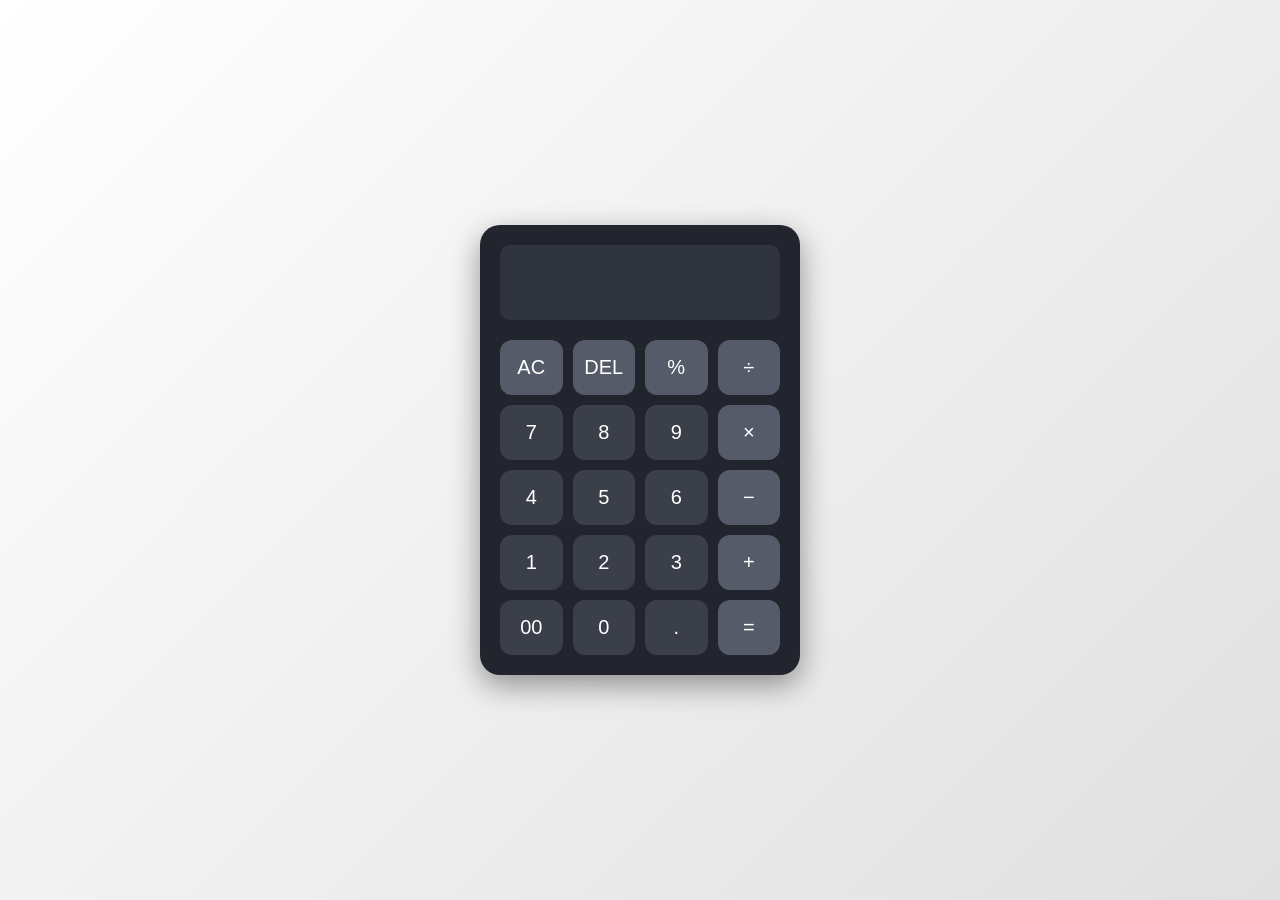
<file: calculator/index.html>
<!DOCTYPE html>
<html lang="en">
<head>
    <meta charset="UTF-8">
    <meta name="viewport" content="width=device-width, initial-scale=1.0">
    <title>calculator</title>
    <link rel="stylesheet" href="style.css">
</head>
<body>

    <div class="calculator">
        <input type="text" id="display" readonly>

        <div class="buttons">
            <button class="operator" data-value="AC">AC</button>
            <button class="operator" data-value="DEL">DEL</button>
            <button class="operator" data-value="%">%</button>
            <button class="operator" data-value="/">÷</button>

            <button data-value="7">7</button>
            <button data-value="8">8</button>
            <button data-value="9">9</button>
            <button class="operator" data-value="*">×</button>

            <button data-value="4">4</button>
            <button data-value="5">5</button>
            <button data-value="6">6</button>
            <button class="operator" data-value="-">−</button>

            <button data-value="1">1</button>
            <button data-value="2">2</button>
            <button data-value="3">3</button>
            <button class="operator" data-value="+">+</button>

            <button data-value="00">00</button>
            <button data-value="0">0</button>
            <button data-value=".">.</button>
            <button class="equal" data-value="=">=</button>
        </div>
    </div>

    <script src="script.js"></script>
</body>
</html>
</file>
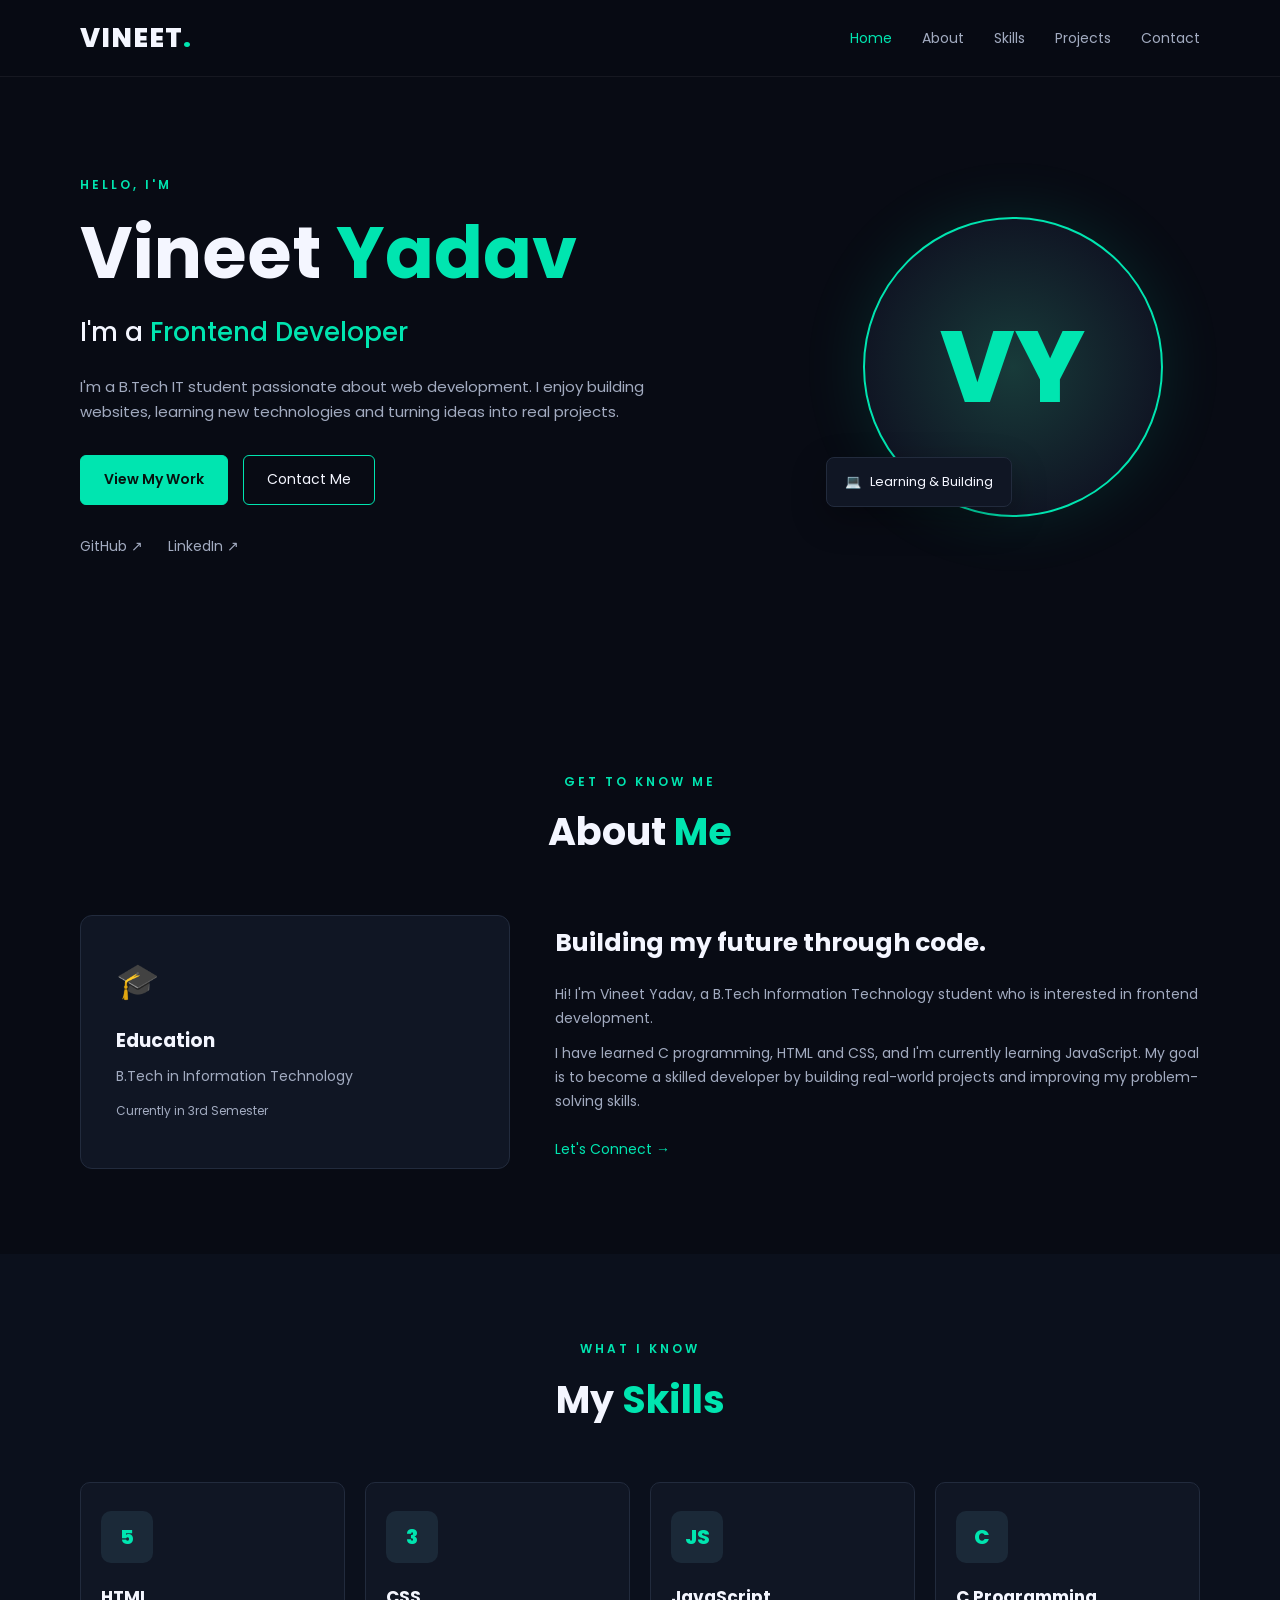
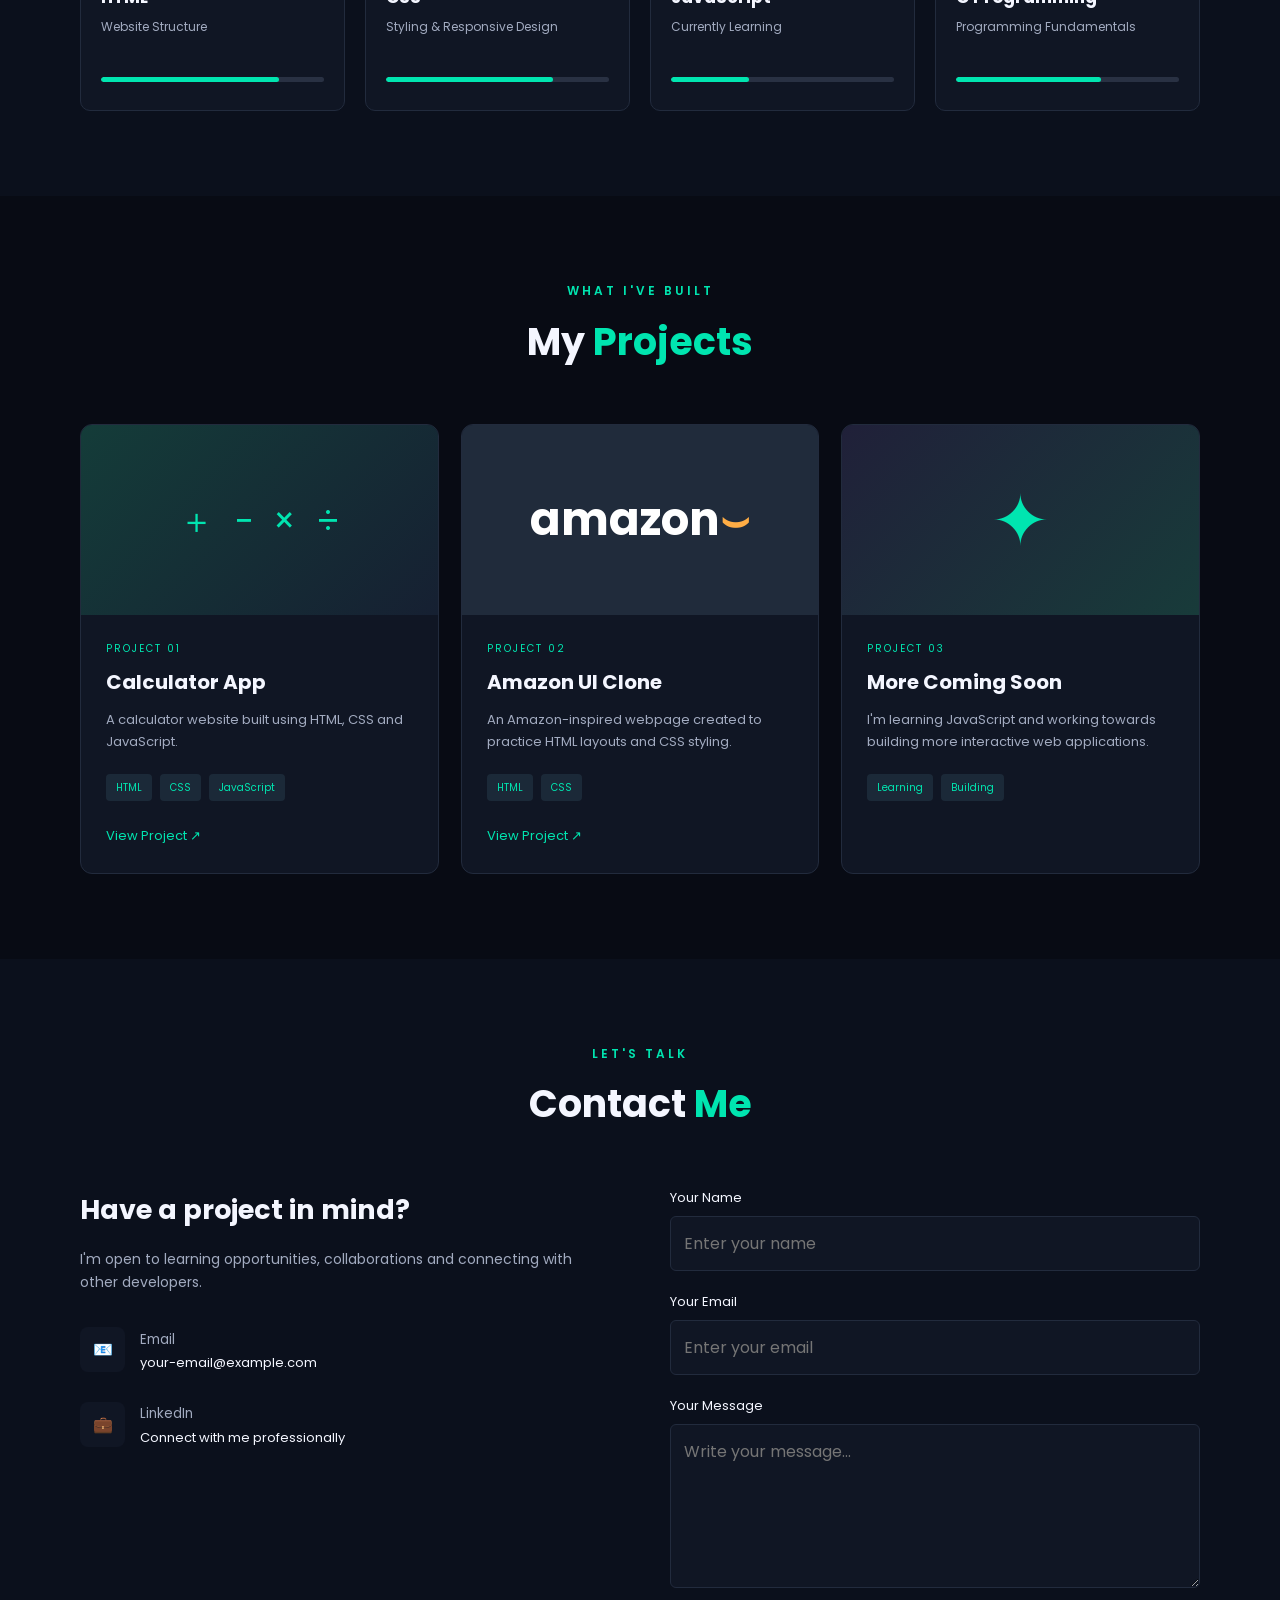
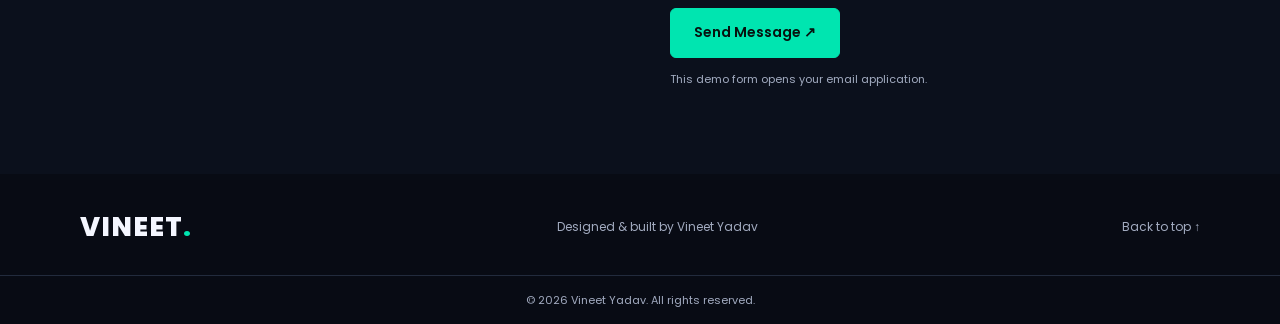
<file: portfolio/index.html>
<!DOCTYPE html>
<html lang="en">
<head>
    <meta charset="UTF-8">
    <meta name="viewport" content="width=device-width, initial-scale=1.0">

    <title>Vineet Yadav | Portfolio</title>

    <link rel="stylesheet" href="style.css">

    <link rel="preconnect" href="https://fonts.googleapis.com">
    <link href="https://fonts.googleapis.com/css2?family=Poppins:wght@300;400;500;600;700;800&display=swap" rel="stylesheet">
</head>

<body>

    
    <header>
        <nav class="navbar container">
            <a href="#home" class="logo">VINEET<span>.</span></a>

            <button class="menu-btn" id="menu-btn" aria-label="Toggle navigation" aria-expanded="false">
                ☰
            </button>

            <ul class="nav-links" id="nav-links">
                <li><a href="#home" class="active">Home</a></li>
                <li><a href="#about">About</a></li>
                <li><a href="#skills">Skills</a></li>
                <li><a href="#projects">Projects</a></li>
                <li><a href="#contact">Contact</a></li>
            </ul>
        </nav>
    </header>

    <main>

    
        <section class="hero container" id="home">

            <div class="hero-content">
                <p class="intro">HELLO, I'M</p>

                <h1>Vineet <span>Yadav</span></h1>

                <h2>I'm a <span id="typing-text">Frontend Developer</span></h2>

                <p class="hero-description">
                    I'm a B.Tech IT student passionate about web development.
                    I enjoy building websites, learning new technologies and
                    turning ideas into real projects.
                </p>

                <div class="hero-buttons">
                    <a href="#projects" class="btn primary-btn">View My Work</a>
                    <a href="#contact" class="btn secondary-btn">Contact Me</a>
                </div>

                <div class="social-links">
                    <a href="https://github.com/" target="_blank" rel="noopener noreferrer">GitHub ↗</a>
                    <a href="https://www.linkedin.com/" target="_blank" rel="noopener noreferrer">LinkedIn ↗</a>
                </div>
            </div>

            <div class="hero-image">
                <div class="image-circle">
                    <div class="initials">VY</div>
                </div>
                <div class="floating-card">
                    <span>💻</span> Learning & Building
                </div>
            </div>

        </section>

        <!-- About Section -->
        <section class="section container" id="about">

            <div class="section-heading">
                <p>GET TO KNOW ME</p>
                <h2>About <span>Me</span></h2>
            </div>

            <div class="about-content">
                <div class="about-card">
                    <span class="about-icon">🎓</span>
                    <h3>Education</h3>
                    <p>B.Tech in Information Technology</p>
                    <p class="muted">Currently in 3rd Semester</p>
                </div>

                <div class="about-text">
                    <h3>Building my future through code.</h3>

                    <p>
                        Hi! I'm Vineet Yadav, a B.Tech Information Technology
                        student who is interested in frontend development.
                    </p>

                    <p>
                        I have learned C programming, HTML and CSS, and I'm
                        currently learning JavaScript. My goal is to become
                        a skilled developer by building real-world projects
                        and improving my problem-solving skills.
                    </p>

                    <a href="#contact" class="text-link">Let's Connect →</a>
                </div>
            </div>

        </section>

        <!-- Skills Section -->
        <section class="section skills-section" id="skills">
            <div class="container">

                <div class="section-heading">
                    <p>WHAT I KNOW</p>
                    <h2>My <span>Skills</span></h2>
                </div>

                <div class="skills-grid">

                    <div class="skill-card">
                        <div class="skill-icon html-icon">5</div>
                        <h3>HTML</h3>
                        <p>Website Structure</p>
                        <div class="skill-track">
                            <span style="width: 80%"></span>
                        </div>
                    </div>

                    <div class="skill-card">
                        <div class="skill-icon css-icon">3</div>
                        <h3>CSS</h3>
                        <p>Styling & Responsive Design</p>
                        <div class="skill-track">
                            <span style="width: 75%"></span>
                        </div>
                    </div>

                    <div class="skill-card">
                        <div class="skill-icon js-icon">JS</div>
                        <h3>JavaScript</h3>
                        <p>Currently Learning</p>
                        <div class="skill-track">
                            <span style="width: 35%"></span>
                        </div>
                    </div>

                    <div class="skill-card">
                        <div class="skill-icon c-icon">C</div>
                        <h3>C Programming</h3>
                        <p>Programming Fundamentals</p>
                        <div class="skill-track">
                            <span style="width: 65%"></span>
                        </div>
                    </div>

                </div>
            </div>
        </section>

        <!-- Projects Section -->
        <section class="section container" id="projects">

            <div class="section-heading">
                <p>WHAT I'VE BUILT</p>
                <h2>My <span>Projects</span></h2>
            </div>

            <div class="projects-grid">

                <article class="project-card">
                    <div class="project-preview calculator-preview">
                        <span>＋</span>
                        <span>−</span>
                        <span>×</span>
                        <span>÷</span>
                    </div>

                    <div class="project-info">
                        <p class="project-number">PROJECT 01</p>
                        <h3>Calculator App</h3>
                        <p>
                            A calculator website built using HTML, CSS
                            and JavaScript.
                        </p>

                        <div class="tags">
                            <span>HTML</span>
                            <span>CSS</span>
                            <span>JavaScript</span>
                        </div>

                        <a href="https://github.com/" target="_blank" rel="noopener noreferrer" class="project-link">
                            View Project ↗
                        </a>
                    </div>
                </article>

                <article class="project-card">
                    <div class="project-preview amazon-preview">
                        <span>amazon<span class="amazon-smile">⌣</span></span>
                    </div>

                    <div class="project-info">
                        <p class="project-number">PROJECT 02</p>
                        <h3>Amazon UI Clone</h3>
                        <p>
                            An Amazon-inspired webpage created to practice
                            HTML layouts and CSS styling.
                        </p>

                        <div class="tags">
                            <span>HTML</span>
                            <span>CSS</span>
                        </div>

                        <a href="https://github.com/" target="_blank" rel="noopener noreferrer" class="project-link">
                            View Project ↗
                        </a>
                    </div>
                </article>

                <article class="project-card coming-soon">
                    <div class="project-preview future-preview">
                        <span>✦</span>
                    </div>

                    <div class="project-info">
                        <p class="project-number">PROJECT 03</p>
                        <h3>More Coming Soon</h3>
                        <p>
                            I'm learning JavaScript and working towards
                            building more interactive web applications.
                        </p>

                        <div class="tags">
                            <span>Learning</span>
                            <span>Building</span>
                        </div>
                    </div>
                </article>

            </div>
        </section>

        <!-- Contact Section -->
        <section class="section contact-section" id="contact">
            <div class="container">

                <div class="section-heading">
                    <p>LET'S TALK</p>
                    <h2>Contact <span>Me</span></h2>
                </div>

                <div class="contact-content">

                    <div class="contact-text">
                        <h3>Have a project in mind?</h3>

                        <p>
                            I'm open to learning opportunities, collaborations
                            and connecting with other developers.
                        </p>

                        <div class="contact-detail">
                            <span>📧</span>
                            <div>
                                <small>Email</small>
                                <p>your-email@example.com</p>
                            </div>
                        </div>

                        <div class="contact-detail">
                            <span>💼</span>
                            <div>
                                <small>LinkedIn</small>
                                <p>Connect with me professionally</p>
                            </div>
                        </div>
                    </div>

                    <form class="contact-form" id="contact-form">

                        <label for="name">Your Name</label>
                        <input type="text" id="name" name="name"
                               placeholder="Enter your name" required>

                        <label for="email">Your Email</label>
                        <input type="email" id="email" name="email"
                               placeholder="Enter your email" required>

                        <label for="message">Your Message</label>
                        <textarea id="message" name="message" rows="5"
                                  placeholder="Write your message..." required></textarea>

                        <button type="submit" class="btn primary-btn">
                            Send Message ↗
                        </button>

                        <p class="form-note" id="form-note">
                            This demo form opens your email application.
                        </p>

                    </form>

                </div>
            </div>
        </section>

    </main>

    <!-- Footer -->
    <footer>
        <div class="container footer-content">
            <a href="#home" class="logo">VINEET<span>.</span></a>

            <p>Designed & built by Vineet Yadav</p>

            <a href="#home" class="back-to-top">Back to top ↑</a>
        </div>

        <p class="copyright">
            © <span id="year"></span> Vineet Yadav. All rights reserved.
        </p>
    </footer>

    <script src="script.js"></script>

</body>
</html>
</file>
<file: calculator/style.css>
* {
    margin: 0;
    padding: 0;
    box-sizing: border-box;
    font-family: Arial, sans-serif;
}

body {
    min-height: 100vh;
    display: flex;
    justify-content: center;
    align-items: center;
    background: linear-gradient(135deg, white, #e0e0e0);
}

.calculator {
    width: 320px;
    padding: 20px;
    border-radius: 20px;
    background: #22252d;
    box-shadow: 0 10px 30px rgba(0, 0, 0, 0.4);
}

#display {
    width: 100%;
    height: 75px;
    margin-bottom: 20px;
    padding: 10px;
    border: none;
    outline: none;
    border-radius: 10px;
    background: #30343f;
    color: white;
    text-align: right;
    font-size: 32px;
}

.buttons {
    display: grid;
    grid-template-columns: repeat(4, 1fr);
    gap: 10px;
}

button {
    height: 55px;
    border: none;
    border-radius: 12px;
    background: #3b3f4a;
    color: white;
    font-size: 20px;
    cursor: pointer;
    transition: 0.2s;
}

button:hover {
    background: #555b69;
}

button:active {
    transform: scale(0.95);
}

.operator {
    background: #555b69;
    color: white;
}

.operator:hover {
    background: #555b69;
}

.equal {
    background:#555b69;
    color: white;
}

.equal:hover {
    background: #555b69;
}

@media (max-width: 350px) {
    .calculator {
        width: 100%;
        padding: 14px;
    }
}
</file>
<file: portfolio/style.css>
:root {
    --background: #080b14;
    --card: #101624;
    --text: #f4f6ff;
    --muted: #a2abc0;
    --accent: #00e5b0;
    --border: #222b3d;
}

* {
    margin: 0;
    padding: 0;
    box-sizing: border-box;
    scroll-behavior: smooth;
}

body {
    font-family: 'Poppins', sans-serif;
    background: var(--background);
    color: var(--text);
    line-height: 1.7;
}

a {
    color: inherit;
    text-decoration: none;
}

button,
input,
textarea {
    font: inherit;
}

.container {
    width: min(1120px, 90%);
    margin: auto;
}

section {
    scroll-margin-top: 85px;
}

header {
    position: sticky;
    top: 0;
    z-index: 100;
    background: rgba(8, 11, 20, 0.92);
    backdrop-filter: blur(15px);
    border-bottom: 1px solid rgba(255, 255, 255, 0.06);
}

.navbar {
    min-height: 76px;
    display: flex;
    justify-content: space-between;
    align-items: center;
}

.logo {
    font-size: 27px;
    font-weight: 800;
    letter-spacing: 1px;
}

.logo span,
.section-heading h2 span,
.hero h1 span {
    color: var(--accent);
}

.nav-links {
    list-style: none;
    display: flex;
    gap: 30px;
}

.nav-links a {
    color: var(--muted);
    font-size: 14px;
    transition: 0.3s;
}

.nav-links a:hover,
.nav-links a.active {
    color: var(--accent);
}

.menu-btn {
    display: none;
    background: transparent;
    color: var(--text);
    border: none;
    font-size: 27px;
    cursor: pointer;
}

/* Hero */
.hero {
    min-height: 610px;
    display: grid;
    grid-template-columns: 1.3fr 0.7fr;
    align-items: center;
    gap: 50px;
    padding-top: 50px;
    padding-bottom: 80px;
}

.intro,
.section-heading > p {
    color: var(--accent);
    letter-spacing: 3px;
    font-size: 12px;
    font-weight: 600;
}

.hero h1 {
    font-size: clamp(42px, 6vw, 72px);
    line-height: 1.25;
    margin: 12px 0;
}

.hero h2 {
    font-size: clamp(19px, 3vw, 26px);
    font-weight: 500;
    margin-bottom: 20px;
}

#typing-text {
    color: var(--accent);
}

.hero-description {
    color: var(--muted);
    max-width: 570px;
    font-size: 15px;
}

.hero-buttons {
    display: flex;
    gap: 15px;
    flex-wrap: wrap;
    margin-top: 30px;
}

.btn {
    display: inline-block;
    border: 1px solid var(--accent);
    padding: 12px 23px;
    border-radius: 6px;
    cursor: pointer;
    font-size: 14px;
    transition: 0.3s;
}

.primary-btn {
    background: var(--accent);
    color: #07120f;
    font-weight: 600;
}

.primary-btn:hover {
    background: transparent;
    color: var(--accent);
    transform: translateY(-3px);
}

.secondary-btn {
    color: var(--text);
}

.secondary-btn:hover {
    background: var(--accent);
    color: #07120f;
}

.social-links {
    display: flex;
    gap: 25px;
    margin-top: 30px;
}

.social-links a {
    color: var(--muted);
    font-size: 14px;
}

.social-links a:hover {
    color: var(--accent);
}

.hero-image {
    position: relative;
    display: flex;
    justify-content: center;
    align-items: center;
    min-height: 350px;
}

.image-circle {
    width: min(300px, 75vw);
    aspect-ratio: 1;
    border-radius: 50%;
    border: 2px solid var(--accent);
    display: grid;
    place-items: center;
    background: radial-gradient(circle, #183b3a, #101624 70%);
    box-shadow: 0 0 65px rgba(0, 229, 176, 0.12);
}

.initials {
    font-size: 100px;
    font-weight: 800;
    color: var(--accent);
}

.floating-card {
    position: absolute;
    bottom: 35px;
    left: 0;
    background: var(--card);
    padding: 13px 18px;
    border: 1px solid var(--border);
    border-radius: 8px;
    font-size: 13px;
    box-shadow: 0 12px 35px rgba(0, 0, 0, 0.3);
}

.floating-card span {
    margin-right: 6px;
}

/* General Sections */
.section {
    padding-top: 85px;
    padding-bottom: 85px;
}

.section-heading {
    text-align: center;
    margin-bottom: 50px;
}

.section-heading h2 {
    font-size: 38px;
    margin-top: 8px;
}

/* About */
.about-content {
    display: grid;
    grid-template-columns: 0.8fr 1.2fr;
    gap: 45px;
    align-items: center;
}

.about-card {
    padding: 35px;
    border: 1px solid var(--border);
    border-radius: 12px;
    background: var(--card);
}

.about-icon {
    font-size: 35px;
}

.about-card h3 {
    margin: 15px 0 8px;
}

.about-card p,
.about-text p {
    color: var(--muted);
    font-size: 14px;
    margin-bottom: 12px;
}

.about-card .muted {
    font-size: 12px;
}

.about-text h3 {
    font-size: 25px;
    margin-bottom: 18px;
}

.text-link {
    display: inline-block;
    margin-top: 12px;
    color: var(--accent);
    font-size: 14px;
}

/* Skills */
.skills-section,
.contact-section {
    background: #0b101c;
}

.skills-grid {
    display: grid;
    grid-template-columns: repeat(4, 1fr);
    gap: 20px;
}

.skill-card {
    padding: 28px 20px;
    border: 1px solid var(--border);
    background: var(--card);
    border-radius: 10px;
    transition: 0.3s;
}

.skill-card:hover,
.project-card:hover {
    transform: translateY(-7px);
    border-color: var(--accent);
}

.skill-icon {
    width: 52px;
    height: 52px;
    border-radius: 10px;
    display: grid;
    place-items: center;
    margin-bottom: 20px;
    font-size: 20px;
    font-weight: 800;
    background: #1b2938;
    color: var(--accent);
}

.skill-card h3 {
    font-size: 17px;
}

.skill-card p {
    min-height: 45px;
    color: var(--muted);
    font-size: 12px;
    margin-top: 5px;
}

.skill-track {
    width: 100%;
    height: 5px;
    border-radius: 10px;
    background: #293143;
    margin-top: 15px;
    overflow: hidden;
}

.skill-track span {
    display: block;
    height: 100%;
    background: var(--accent);
    border-radius: 10px;
}

/* Projects */
.projects-grid {
    display: grid;
    grid-template-columns: repeat(3, 1fr);
    gap: 22px;
}

.project-card {
    border: 1px solid var(--border);
    border-radius: 12px;
    overflow: hidden;
    background: var(--card);
    transition: 0.3s;
}

.project-preview {
    height: 190px;
    display: flex;
    justify-content: center;
    align-items: center;
    gap: 20px;
    font-size: 35px;
}

.calculator-preview {
    background: linear-gradient(135deg, #143c39, #162032);
    color: var(--accent);
}

.amazon-preview {
    background: #202b3b;
    color: white;
    font-size: 45px;
    font-weight: 700;
}

.amazon-smile {
    color: #ffad45;
}

.future-preview {
    background: linear-gradient(135deg, #202039, #183b3a);
    color: var(--accent);
    font-size: 70px;
}

.project-info {
    padding: 25px;
}

.project-number {
    color: var(--accent) !important;
    font-size: 10px !important;
    letter-spacing: 2px;
}

.project-info h3 {
    margin: 8px 0 10px;
    font-size: 20px;
}

.project-info > p {
    font-size: 13px;
    color: var(--muted);
}

.tags {
    display: flex;
    flex-wrap: wrap;
    gap: 8px;
    margin: 20px 0;
}

.tags span {
    padding: 5px 10px;
    font-size: 10px;
    border-radius: 4px;
    background: #1b2938;
    color: var(--accent);
}

.project-link {
    display: inline-block;
    color: var(--accent);
    font-size: 13px;
}

/* Contact */
.contact-content {
    display: grid;
    grid-template-columns: 1fr 1fr;
    gap: 60px;
}

.contact-text h3 {
    font-size: 27px;
    margin-bottom: 15px;
}

.contact-text > p {
    color: var(--muted);
    font-size: 14px;
    margin-bottom: 30px;
}

.contact-detail {
    display: flex;
    gap: 15px;
    align-items: center;
    margin: 25px 0;
}

.contact-detail > span {
    width: 45px;
    height: 45px;
    display: grid;
    place-items: center;
    background: var(--card);
    border-radius: 8px;
}

.contact-detail small {
    color: var(--muted);
}

.contact-detail p {
    font-size: 13px;
    overflow-wrap: anywhere;
}

.contact-form {
    display: flex;
    flex-direction: column;
}

.contact-form label {
    margin-bottom: 7px;
    font-size: 13px;
}

.contact-form input,
.contact-form textarea {
    width: 100%;
    margin-bottom: 20px;
    padding: 13px;
    border-radius: 6px;
    border: 1px solid var(--border);
    outline: none;
    background: var(--card);
    color: var(--text);
    resize: vertical;
}

.contact-form input:focus,
.contact-form textarea:focus {
    border-color: var(--accent);
}

.contact-form button {
    align-self: flex-start;
}

.form-note {
    color: var(--muted);
    font-size: 11px;
    margin-top: 12px;
}

/* Footer */
footer {
    padding: 30px 0 15px;
}

.footer-content {
    display: flex;
    justify-content: space-between;
    align-items: center;
    gap: 20px;
    padding-bottom: 25px;
}

.footer-content p,
.back-to-top {
    color: var(--muted);
    font-size: 12px;
}

.back-to-top:hover {
    color: var(--accent);
}

.copyright {
    text-align: center;
    padding-top: 15px;
    border-top: 1px solid var(--border);
    color: var(--muted);
    font-size: 11px;
}

/* Responsive Design */
@media (max-width: 900px) {
    .hero {
        gap: 20px;
    }

    .skills-grid {
        grid-template-columns: repeat(2, 1fr);
    }

    .projects-grid {
        grid-template-columns: repeat(2, 1fr);
    }

    .about-content,
    .contact-content {
        gap: 30px;
    }
}

@media (max-width: 650px) {
    .navbar {
        min-height: 68px;
    }

    .menu-btn {
        display: block;
    }

    .nav-links {
        position: absolute;
        top: 68px;
        left: 0;
        right: 0;
        display: none;
        flex-direction: column;
        gap: 0;
        padding: 10px 5%;
        background: #0b101c;
        border-bottom: 1px solid var(--border);
    }

    .nav-links.show {
        display: flex;
    }

    .nav-links a {
        display: block;
        padding: 12px 0;
    }

    .hero {
        grid-template-columns: 1fr;
        padding-top: 70px;
        text-align: center;
        gap: 25px;
    }

    .hero-description {
        margin: auto;
    }

    .hero-buttons,
    .social-links {
        justify-content: center;
    }

    .hero-image {
        min-height: 300px;
    }

    .image-circle {
        width: 230px;
    }

    .initials {
        font-size: 75px;
    }

    .floating-card {
        left: 50%;
        transform: translateX(-50%);
        bottom: 5px;
        white-space: nowrap;
    }

    .section {
        padding-top: 65px;
        padding-bottom: 65px;
    }

    .section-heading h2 {
        font-size: 32px;
    }

    .about-content,
    .contact-content {
        grid-template-columns: 1fr;
    }

    .skills-grid,
    .projects-grid {
        grid-template-columns: 1fr;
    }

    .footer-content {
        flex-direction: column;
        text-align: center;
    }
}
</file>
